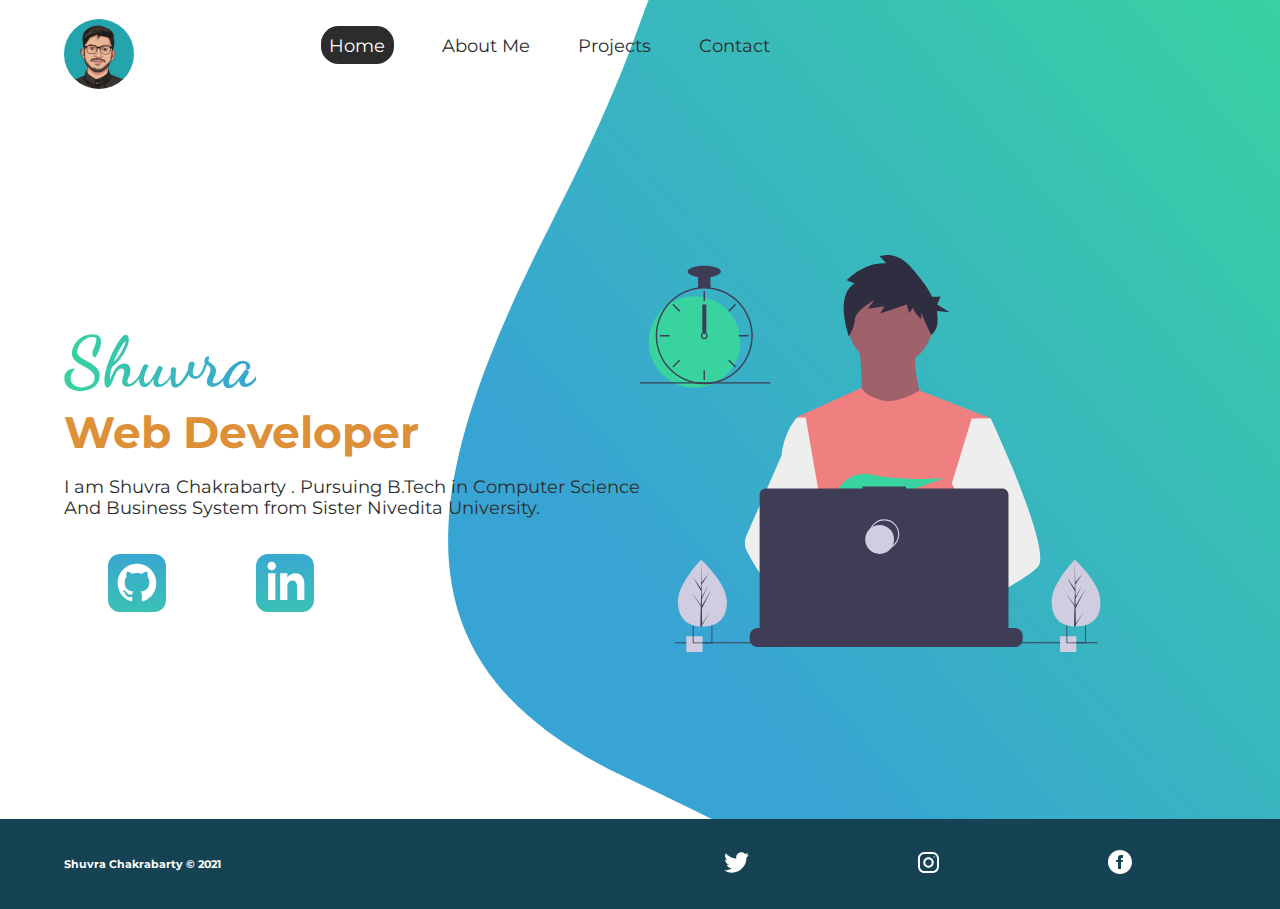
<file: index.html>
<!DOCTYPE html>
<html lang="en">
<head>
  <meta charset="UTF-8">
  <meta http-equiv="X-UA-Compatible" content="IE=edge">
  <meta name="viewport" content="width=device-width, initial-scale=1.0">
  <meta name="robots" content="index,follow" />
  <meta name="keywords" content="Shuvra Chakrabarty, Shuvra Chakrabarty Katwa, Katwa, Shuvra, Shuvro Chokroborty, Shuvra Chokrobarty">
  <meta name="author" content="Shuvra Chakrabarty">
  <meta name="description" content="Shuvra Chakrabarty is Computer Sicence Engineering student.He Pursuing His B.Tech in Computer Science And Business System from Sister Nivedita University"/>
  <link rel="stylesheet" href="./styles/style.css">
  <link href="https://fonts.googleapis.com/css2?family=Montserrat:wght@400;500&display=swap" rel="stylesheet">
  <link href="https://fonts.googleapis.com/css2?family=Dancing+Script&display=swap" rel="stylesheet">
  <link rel="icon" href="./icons/my_icon.svg">
  <title>Shuvra's Portfolio</title>
</head>
  <body>
    <header class="main-head">
      <nav>
        <div class="logo">
          <img class="my_logo" src="./icons/my_icon.svg" alt="logo">
        </div>
        <ul>
          <li><a class="active" href="./">Home</a></li>
          <li><a href="./about">About Me</a></li>
          <li><a href="./projects">Projects</a></li>
          <li><a href="./contact">Contact</a></li>
        </ul>
      </nav>
    </header>
    <section class="intro">
      <div class="intro-text">
        <h2 class="shuvra">Shuvra</h2>
        <h3 class="webdev">Web Developer</h3>
        <p>I am Shuvra Chakrabarty . Pursuing B.Tech in Computer Science And Business System from Sister Nivedita University.</p>
        <div class="intro-social">
          <a href="https://github.com/shuvra-matrix"><img class="social-icon" src="./icons/github.svg" alt="github link"></a>
          <a href="https://www.linkedin.com/in/shuvra-chakrabarty-88a373217"><img class="social-icon" src="./icons/linked-in.svg" alt="linkden link"></a>
        </div>
      </div>
      <div class="intro-images">
        <svg
          width="799"
          height="690"
          viewBox="0 0 799 690"
          fill="none"
          xmlns="http://www.w3.org/2000/svg"
        >
          <g id="undraw_dev_productivity_umsq (1) 1" clip-path="url(#clip0)">
            <path
              id="Vector"
              d="M516.92 624.636C516.92 624.636 512.16 626.266 504.42 628.576C487.31 633.706 455.65 642.216 428.82 643.916C405.72 645.396 386.2 641.836 382.63 626.766C381.1 620.286 383.27 614.956 388 610.576C402.12 597.486 439 592.796 468.25 591.186C476.51 590.736 484.15 590.526 490.51 590.446C501.31 590.306 508.39 590.526 508.39 590.526L508.56 591.186L516.92 624.636Z"
              fill="#A0616A"
            />
            <path
              id="Vector_2"
              d="M436.99 672.586C418.61 695.346 342.73 647.666 316.19 629.886C310.41 626.016 306.97 623.566 306.97 623.566L331.25 591.186L338.94 580.936C338.94 580.936 345.82 584.586 355.99 590.526C356.36 590.746 356.73 590.966 357.11 591.186C365.88 596.336 376.89 603.066 388 610.576C403.33 620.946 418.83 632.776 428.82 643.916C438.59 654.806 443.08 665.036 436.99 672.586Z"
              fill="#A0616A"
            />
            <g id="me">
              <path
                id="Vector_3"
                d="M434.672 191.952C475.283 191.607 507.926 158.406 507.582 117.795C507.237 77.1832 474.036 44.5403 433.425 44.8847C392.813 45.2291 360.17 78.4303 360.515 119.042C360.859 159.653 394.06 192.296 434.672 191.952Z"
                fill="#A0616A"
              />
              <path
                id="Vector_4"
                d="M379.477 155.65C379.477 155.65 394.216 259.972 373.002 271.875C351.787 283.779 499.929 283.588 499.929 283.588C499.929 283.588 466.124 193.284 480.809 165.449L379.477 155.65Z"
                fill="#A0616A"
              />
              <path
                id="Vector_5"
                d="M608.101 283.199L596.257 339.402L571.214 458.308L570.49 464.815L562.138 540.138L556.582 590.177L552.857 623.79C528.584 636.526 510.988 645.326 510.988 645.326C510.988 645.326 509.404 637.719 506.871 627.99C489.805 633.265 458.218 642.043 431.404 643.97C441.266 654.777 445.842 664.969 439.817 672.57C421.63 695.485 345.349 648.45 318.659 630.896C318.077 635.158 317.879 639.464 318.068 643.762L297.626 628.314L299.331 592.359L302.206 531.522L305.819 455.229C304.448 451.975 303.294 448.634 302.364 445.228C295.956 423.161 288.032 379.057 281.928 342.067C277.016 312.298 273.302 287.138 272.517 281.785C272.411 281.086 272.358 280.726 272.358 280.726L384.363 230.094C392.509 248.556 429.865 253.809 429.865 253.809C460.756 251.417 484.847 234.913 484.847 234.913L608.101 283.199Z"
                fill="white"
              />
              <path
                id="Vector_6"
                d="M372.285 49.3811L358.49 43.9934C358.49 43.9934 386.969 12.1 426.99 14.513L415.635 2.22366C415.635 2.22366 443.04 -9.01799 468.283 19.6674C481.553 34.7467 496.908 52.4737 506.557 72.5077L521.281 72.3829L515.251 85.9663L536.874 99.3152L514.777 97.0719C516.155 104.471 516.421 112.034 515.566 119.511C514.683 126.991 510.928 133.835 505.094 138.598V138.598C505.094 138.598 487.743 103.449 487.696 97.9443L487.813 111.705C487.813 111.705 473.959 99.4371 473.889 91.1807L466.471 100.877L462.593 85.7717L416.475 101.301L423.87 88.8526L395.157 93.2246L406.278 77.9923C406.278 77.9923 373.932 96.1568 372.811 111.304C371.689 126.452 362.299 140.875 362.299 140.875C362.299 140.875 336.213 70.3294 372.285 49.3811Z"
                fill="#2F2E41"
              />
              <path
                id="Vector_7"
                d="M690.215 540.422C682.794 548.605 664.338 560.992 641.951 574.422C633.623 579.413 624.757 584.559 615.71 589.676C594.122 601.889 571.514 614.001 552.857 623.79C528.584 636.526 510.988 645.326 510.988 645.326C510.988 645.326 509.403 637.719 506.871 627.99C503.48 614.968 498.397 598.141 493.184 590.715C493.002 590.456 492.82 590.218 492.638 589.979C491.121 588.022 489.601 586.885 488.112 586.897L562.138 540.138L594.127 519.926L570.489 464.814L540.842 395.683L557.908 339.727L575.062 283.479L608.101 283.199C608.101 283.199 619.243 306.985 633.514 340.166C635.647 345.128 637.851 350.299 640.096 355.64C669.469 425.394 706.176 522.836 690.215 540.422Z"
                fill="#EEEEEE"
              />
              <path
                id="Vector_8"
                d="M358.123 591.2C355.41 591.212 352.702 591.456 350.029 591.928C327.074 596.073 320.47 616.94 318.659 630.896C318.077 635.158 317.879 639.464 318.068 643.761L297.626 628.314L290.178 622.687C272.316 616.628 256.353 605.733 242.483 592.84C230.449 581.456 219.634 568.849 210.213 555.223C200.831 541.793 192.448 527.692 185.134 513.034C183.094 508.943 181.977 504.454 181.864 499.884C181.751 495.314 182.644 490.775 184.48 486.588L209.154 430.327L245.218 348.098C245.471 346.146 245.752 344.237 246.059 342.371C252.995 300.511 272.367 281.786 272.367 281.786L287.286 281.659L297.778 341.932L310.813 416.815L302.364 445.227L282.839 510.845L302.205 531.522L358.123 591.2Z"
                fill="#EEEEEE"
              />
            </g>
            <path
              id="Vector_9"
              d="M372.877 415.806L385.631 430.686C390.37 429.783 395.319 428.721 400.416 427.529L396.752 415.806L405.71 426.256C459.707 412.975 526.637 387.155 526.637 387.155C526.637 387.155 454.379 392.453 400.428 380.666C376.558 375.451 351.998 387.284 342.202 409.668C336.508 422.679 337.403 433.951 357.596 433.951C364.419 433.835 371.223 433.195 377.949 432.037L372.877 415.806Z"
              fill="#38D39F"
            />
            <path
              id="Vector_10"
              d="M663.65 660.386V666.456C663.654 668.122 663.345 669.774 662.74 671.326C662.472 672.018 662.147 672.687 661.77 673.326C660.578 675.326 658.887 676.983 656.862 678.133C654.838 679.283 652.549 679.887 650.22 679.886H203.67C201.342 679.887 199.053 679.283 197.028 678.133C195.003 676.983 193.312 675.326 192.12 673.326C191.743 672.687 191.419 672.018 191.15 671.326C190.546 669.774 190.237 668.122 190.24 666.456V660.386C190.24 658.622 190.587 656.876 191.262 655.246C191.936 653.616 192.926 652.136 194.173 650.888C195.42 649.641 196.901 648.652 198.53 647.977C200.16 647.302 201.906 646.955 203.67 646.956H229.41V644.126C229.41 644.052 229.425 643.979 229.453 643.911C229.481 643.843 229.522 643.782 229.574 643.73C229.626 643.678 229.688 643.636 229.756 643.608C229.824 643.58 229.897 643.566 229.97 643.566H243.4C243.474 643.566 243.547 643.58 243.615 643.608C243.683 643.636 243.745 643.678 243.797 643.73C243.849 643.782 243.89 643.843 243.918 643.911C243.946 643.979 243.96 644.052 243.96 644.126V646.956H252.35V644.126C252.35 644.052 252.365 643.979 252.393 643.911C252.421 643.843 252.462 643.782 252.514 643.73C252.566 643.678 252.628 643.636 252.696 643.608C252.764 643.58 252.837 643.566 252.91 643.566H266.34C266.414 643.566 266.487 643.58 266.555 643.608C266.623 643.636 266.684 643.678 266.736 643.73C266.789 643.782 266.83 643.843 266.858 643.911C266.886 643.979 266.9 644.052 266.9 644.126V646.956H275.3V644.126C275.3 644.052 275.315 643.979 275.343 643.911C275.371 643.843 275.412 643.782 275.464 643.73C275.516 643.678 275.578 643.636 275.646 643.608C275.714 643.58 275.787 643.566 275.86 643.566H289.29C289.364 643.566 289.437 643.58 289.505 643.608C289.573 643.636 289.634 643.678 289.686 643.73C289.739 643.782 289.78 643.843 289.808 643.911C289.836 643.979 289.85 644.052 289.85 644.126V646.956H298.24V644.126C298.24 644.052 298.255 643.979 298.283 643.911C298.311 643.843 298.352 643.782 298.404 643.73C298.456 643.678 298.518 643.636 298.586 643.608C298.654 643.58 298.727 643.566 298.8 643.566H312.23C312.304 643.566 312.377 643.58 312.445 643.608C312.513 643.636 312.574 643.678 312.626 643.73C312.678 643.782 312.72 643.843 312.748 643.911C312.776 643.979 312.79 644.052 312.79 644.126V646.956H321.18V644.126C321.18 644.052 321.194 643.979 321.223 643.911C321.251 643.843 321.292 643.782 321.344 643.73C321.396 643.678 321.458 643.636 321.526 643.608C321.594 643.58 321.667 643.566 321.74 643.566H335.17C335.244 643.566 335.317 643.58 335.385 643.608C335.453 643.636 335.514 643.678 335.566 643.73C335.618 643.782 335.66 643.843 335.688 643.911C335.716 643.979 335.73 644.052 335.73 644.126V646.956H344.13V644.126C344.13 644.052 344.145 643.979 344.173 643.911C344.201 643.843 344.242 643.782 344.294 643.73C344.346 643.678 344.408 643.636 344.476 643.608C344.544 643.58 344.617 643.566 344.69 643.566H358.12C358.194 643.566 358.267 643.58 358.335 643.608C358.403 643.636 358.464 643.678 358.516 643.73C358.569 643.782 358.61 643.843 358.638 643.911C358.666 643.979 358.68 644.052 358.68 644.126V646.956H367.07V644.126C367.07 644.052 367.085 643.979 367.113 643.911C367.141 643.843 367.182 643.782 367.234 643.73C367.286 643.678 367.348 643.636 367.416 643.608C367.484 643.58 367.557 643.566 367.63 643.566H472.83C472.904 643.566 472.977 643.58 473.045 643.608C473.113 643.636 473.174 643.678 473.227 643.73C473.279 643.782 473.32 643.843 473.348 643.911C473.376 643.979 473.39 644.052 473.39 644.126V646.956H481.79V644.126C481.79 644.052 481.804 643.979 481.833 643.911C481.861 643.843 481.902 643.782 481.954 643.73C482.006 643.678 482.068 643.636 482.136 643.608C482.204 643.58 482.277 643.566 482.35 643.566H495.78C495.928 643.567 496.07 643.627 496.175 643.732C496.279 643.836 496.339 643.978 496.34 644.126V646.956H504.73V644.126C504.73 644.052 504.745 643.979 504.773 643.911C504.801 643.843 504.842 643.782 504.894 643.73C504.946 643.678 505.008 643.636 505.076 643.608C505.144 643.58 505.217 643.566 505.29 643.566H518.72C518.794 643.566 518.867 643.58 518.935 643.608C519.003 643.636 519.065 643.678 519.117 643.73C519.169 643.782 519.21 643.843 519.238 643.911C519.266 643.979 519.28 644.052 519.28 644.126V646.956H527.67V644.126C527.67 644.052 527.685 643.979 527.713 643.911C527.741 643.843 527.782 643.782 527.834 643.73C527.886 643.678 527.948 643.636 528.016 643.608C528.084 643.58 528.157 643.566 528.23 643.566H541.66C541.734 643.566 541.807 643.58 541.875 643.608C541.943 643.636 542.005 643.678 542.057 643.73C542.109 643.782 542.15 643.843 542.178 643.911C542.206 643.979 542.22 644.052 542.22 644.126V646.956H550.62V644.126C550.62 644.052 550.635 643.979 550.663 643.911C550.691 643.843 550.732 643.782 550.784 643.73C550.836 643.678 550.898 643.636 550.966 643.608C551.034 643.58 551.107 643.566 551.18 643.566H564.61C564.757 643.568 564.898 643.628 565.001 643.733C565.104 643.837 565.161 643.979 565.16 644.126V646.956H573.56V644.126C573.56 644.052 573.575 643.979 573.603 643.911C573.631 643.843 573.672 643.782 573.724 643.73C573.776 643.678 573.838 643.636 573.906 643.608C573.974 643.58 574.047 643.566 574.12 643.566H587.55C587.624 643.566 587.697 643.58 587.765 643.608C587.833 643.636 587.895 643.678 587.947 643.73C587.999 643.782 588.04 643.843 588.068 643.911C588.096 643.979 588.11 644.052 588.11 644.126V646.956H596.5V644.126C596.5 644.052 596.515 643.979 596.543 643.911C596.571 643.843 596.612 643.782 596.664 643.73C596.716 643.678 596.778 643.636 596.846 643.608C596.914 643.58 596.987 643.566 597.06 643.566H610.49C610.564 643.566 610.637 643.58 610.705 643.608C610.773 643.636 610.835 643.678 610.887 643.73C610.939 643.782 610.98 643.843 611.008 643.911C611.036 643.979 611.05 644.052 611.05 644.126V646.956H650.22C651.984 646.955 653.731 647.302 655.36 647.977C656.99 648.652 658.471 649.641 659.718 650.888C660.965 652.136 661.954 653.616 662.629 655.246C663.304 656.876 663.651 658.622 663.65 660.386Z"
              fill="#3F3D56"
            />
            <path
              id="Vector_11"
              d="M793.5 671.326H60.5V673.326H793.5V671.326Z"
              fill="#3F3D56"
            />
            <path
              id="Vector_12"
              d="M627.694 404.757H461.251V401.326H385.78V404.757H218.651C215.665 404.757 212.801 405.943 210.69 408.054C208.578 410.166 207.392 413.029 207.392 416.015V643.927C207.392 646.913 208.578 649.776 210.69 651.888C212.801 653.999 215.665 655.185 218.651 655.185H627.694C630.68 655.185 633.544 653.999 635.655 651.888C637.767 649.776 638.953 646.913 638.953 643.927V416.015C638.953 414.537 638.662 413.073 638.096 411.707C637.53 410.341 636.701 409.1 635.655 408.054C634.61 407.009 633.369 406.18 632.003 405.614C630.637 405.048 629.173 404.757 627.694 404.757Z"
              fill="#3F3D56"
            />
            <path
              id="Vector_13"
              d="M423.5 509.326C437.307 509.326 448.5 498.133 448.5 484.326C448.5 470.519 437.307 459.326 423.5 459.326C409.693 459.326 398.5 470.519 398.5 484.326C398.5 498.133 409.693 509.326 423.5 509.326Z"
              stroke="#D0CDE1"
              stroke-width="2"
              stroke-miterlimit="10"
            />
            <path
              id="Vector_14"
              d="M415.5 518.326C429.307 518.326 440.5 507.133 440.5 493.326C440.5 479.519 429.307 468.326 415.5 468.326C401.693 468.326 390.5 479.519 390.5 493.326C390.5 507.133 401.693 518.326 415.5 518.326Z"
              fill="#D0CDE1"
            />
            <path
              id="Vector_15"
              d="M108.446 661.223H80.4463V689.223H108.446V661.223Z"
              fill="#D0CDE1"
            />
            <path
              id="Vector_16"
              d="M91.4502 639.223V673.223H125.45V639.223H91.4502ZM123.97 671.743H92.9202V640.703H123.97V671.743Z"
              fill="#3F3D56"
            />
            <path
              id="Vector_17"
              d="M756.446 661.223H728.446V689.223H756.446V661.223Z"
              fill="#D0CDE1"
            />
            <path
              id="Vector_18"
              d="M739.45 639.223V673.223H773.45V639.223H739.45ZM771.97 671.743H740.92V640.703H771.97V671.743Z"
              fill="#3F3D56"
            />
            <path
              id="Vector_19"
              d="M94.5802 230.113C138.399 230.113 173.921 194.592 173.921 150.773C173.921 106.955 138.399 71.4326 94.5802 71.4326C50.7617 71.4326 15.2397 106.955 15.2397 150.773C15.2397 194.592 50.7617 230.113 94.5802 230.113Z"
              fill="#38D39F"
            />
            <path
              id="Vector_20"
              d="M122.229 56.4899C115.045 55.5763 107.774 55.5763 100.59 56.4899C84.586 58.5913 69.5203 65.2398 57.181 75.6465C44.8417 86.0532 35.7467 99.7813 30.9754 115.202C28.8053 122.229 27.5764 129.514 27.3208 136.864C27.2848 137.886 27.2607 138.92 27.2607 139.954C27.283 162.264 36.1559 183.655 51.932 199.431C67.7082 215.207 89.0989 224.08 111.41 224.103C113.201 224.103 114.992 224.042 116.759 223.934C120.907 223.674 125.03 223.103 129.093 222.227C148.495 218.055 165.798 207.161 177.947 191.468C190.095 175.776 196.308 156.295 195.487 136.467C194.665 116.638 186.863 97.738 173.459 83.1039C160.054 68.4698 141.909 59.0435 122.229 56.4899H122.229ZM137.748 217.347H137.736C130.959 219.659 123.905 221.062 116.759 221.518C114.992 221.638 113.201 221.698 111.41 221.698C89.7377 221.672 68.961 213.051 53.6367 197.727C38.3123 182.402 29.6914 161.626 29.6649 139.954C29.6649 138.92 29.689 137.886 29.725 136.864C30.5514 115.744 39.5156 95.7617 54.7411 81.1008C69.9666 66.44 90.273 58.237 111.41 58.2089C130.776 58.21 149.513 65.0865 164.283 77.6131C179.052 90.1398 188.895 107.503 192.057 126.61C195.219 145.716 191.496 165.325 181.55 181.942C171.604 198.559 156.081 211.106 137.748 217.347H137.748Z"
              fill="#3F3D56"
            />
            <path
              id="Vector_21"
              d="M112.612 63.0176H110.208V79.8474H112.612V63.0176Z"
              fill="#3F3D56"
            />
            <path
              id="Vector_22"
              d="M57.8578 84.7018L56.1577 86.4019L68.0582 98.3023L69.7582 96.6022L57.8578 84.7018Z"
              fill="#3F3D56"
            />
            <path
              id="Vector_23"
              d="M34.4736 138.751V141.156H51.3034V138.751H34.4736Z"
              fill="#3F3D56"
            />
            <path
              id="Vector_24"
              d="M56.1578 193.506L57.8579 195.206L69.7584 183.306L68.0583 181.606L56.1578 193.506Z"
              fill="#3F3D56"
            />
            <path
              id="Vector_25"
              d="M153.062 96.6022L154.762 98.3022L166.662 86.4018L164.962 84.7017L153.062 96.6022Z"
              fill="#3F3D56"
            />
            <path
              id="Vector_26"
              d="M171.516 138.751V141.156H188.346V138.751H171.516Z"
              fill="#3F3D56"
            />
            <path
              id="Vector_27"
              d="M154.762 181.605L153.062 183.305L164.962 195.206L166.662 193.506L154.762 181.605Z"
              fill="#3F3D56"
            />
            <path
              id="Vector_28"
              d="M112.612 200.06H110.208V216.89H112.612V200.06Z"
              fill="#3F3D56"
            />
            <path
              id="Vector_29"
              d="M115.016 135.145C113.976 134.365 112.711 133.943 111.41 133.943C110.11 133.943 108.844 134.365 107.804 135.145C107.091 135.686 106.505 136.375 106.085 137.165C105.552 138.181 105.322 139.329 105.421 140.473C105.52 141.616 105.944 142.707 106.644 143.617C107.343 144.527 108.288 145.218 109.368 145.608C110.447 145.997 111.616 146.07 112.735 145.817C113.855 145.564 114.878 144.996 115.685 144.179C116.492 143.363 117.048 142.333 117.288 141.21C117.528 140.088 117.441 138.92 117.039 137.846C116.636 136.771 115.935 135.834 115.017 135.145H115.016ZM111.41 143.56C110.454 143.557 109.539 143.176 108.863 142.501C108.187 141.825 107.807 140.909 107.804 139.954C107.808 139.224 108.03 138.513 108.441 137.91C108.793 137.4 109.271 136.989 109.828 136.718C110.386 136.446 111.004 136.323 111.623 136.361C112.241 136.398 112.84 136.594 113.361 136.931C113.881 137.267 114.307 137.732 114.595 138.281C114.883 138.83 115.025 139.444 115.007 140.063C114.989 140.683 114.811 141.287 114.491 141.818C114.17 142.349 113.719 142.788 113.179 143.093C112.639 143.398 112.03 143.559 111.41 143.56V143.56Z"
              fill="#3F3D56"
            />
            <path
              id="Vector_30"
              d="M122.229 35.3687H100.591V57.007H122.229V35.3687Z"
              fill="#3F3D56"
            />
            <path
              id="Vector_31"
              d="M111.41 38.9748C127.344 38.9748 140.261 34.4 140.261 28.7567C140.261 23.1134 127.344 18.5386 111.41 18.5386C95.4757 18.5386 82.5586 23.1134 82.5586 28.7567C82.5586 34.4 95.4757 38.9748 111.41 38.9748Z"
              fill="#3F3D56"
            />
            <path id="clock-arrow" d="M115 86H108V135H115V86Z" fill="#3F3D56" />
            <path
              id="Vector_32"
              d="M226 220.44H0V222.844H226V220.44Z"
              fill="#3F3D56"
            />
            <g id="plant-left">
              <path
                id="Vector_33"
                d="M150.594 599.754C151.527 631.704 132.858 643.413 109.43 644.097C108.886 644.113 108.344 644.123 107.805 644.126C106.719 644.135 105.643 644.117 104.577 644.072C83.3891 643.193 66.6172 631.945 65.7495 602.232C64.8515 571.482 103.018 531.529 105.882 528.574L105.887 528.571C105.996 528.458 106.052 528.402 106.052 528.402C106.052 528.402 149.661 567.807 150.594 599.754Z"
                fill="#D0CDE1"
              />
              <path
                id="Vector_34"
                d="M107.744 639.255L122.626 617.124L107.774 641.636L107.805 644.126C106.719 644.135 105.643 644.117 104.577 644.072L105.315 612.06L105.295 611.813L105.322 611.766L105.393 608.741L89.0952 585.078L105.374 606.477L105.432 607.116L105.989 582.93L91.9122 558.397L106.029 578.681L105.882 528.574L105.882 528.407L105.887 528.571L106.821 568.062L119.651 552.021L106.863 571.464L107.143 593.098L118.949 571.984L107.187 596.279L107.343 608.308L124.512 578.897L107.395 612.505L107.744 639.255Z"
                fill="#3F3D56"
              />
            </g>
            <g id="plant-right">
              <path
                id="Vector_35"
                d="M798.594 599.754C799.527 631.704 780.858 643.413 757.43 644.097C756.886 644.113 756.344 644.123 755.805 644.126C754.719 644.135 753.643 644.117 752.577 644.072C731.389 643.193 714.617 631.945 713.749 602.232C712.851 571.482 751.018 531.529 753.882 528.574L753.887 528.571C753.996 528.458 754.052 528.402 754.052 528.402C754.052 528.402 797.661 567.807 798.594 599.754Z"
                fill="#D0CDE1"
              />
              <path
                id="Vector_36"
                d="M755.744 639.255L770.626 617.124L755.774 641.636L755.805 644.126C754.719 644.135 753.643 644.117 752.577 644.072L753.315 612.06L753.295 611.813L753.323 611.766L753.393 608.741L737.095 585.078L753.374 606.477L753.432 607.116L753.989 582.93L739.912 558.397L754.029 578.681L753.882 528.574L753.882 528.407L753.887 528.571L754.821 568.062L767.651 552.021L754.864 571.464L755.143 593.098L766.949 571.984L755.187 596.279L755.343 608.308L772.512 578.897L755.395 612.505L755.744 639.255Z"
                fill="#3F3D56"
              />
            </g>
          </g>
          <defs>
            <clipPath id="clip0">
              <rect width="798.627" height="689.223" fill="white" />
            </clipPath>
          </defs>
        </svg>
        <img class="splash" src="./img/splash.svg" alt="">
      </div>
    </section>
    <footer>
        <h4>Shuvra Chakrabarty &copy; 2021</h4>
        <ul>
           <li><a href="https://twitter.com/shuvra89?s=09"><img src="./icons/twitter 1.svg" alt=""></a></li>
            <li><a href="https://www.instagram.com/ishuvrac?r=nametag"><img src="./icons/instagram 1.svg" alt=""></a></li>
            <li><a href="https://www.facebook.com/shuvra.chakraborty.79"><img src="./icons/iconmonstr-facebook-4.svg" alt=""></a></li>
        </ul>
    </footer>  
  </body>
</html>
</file>
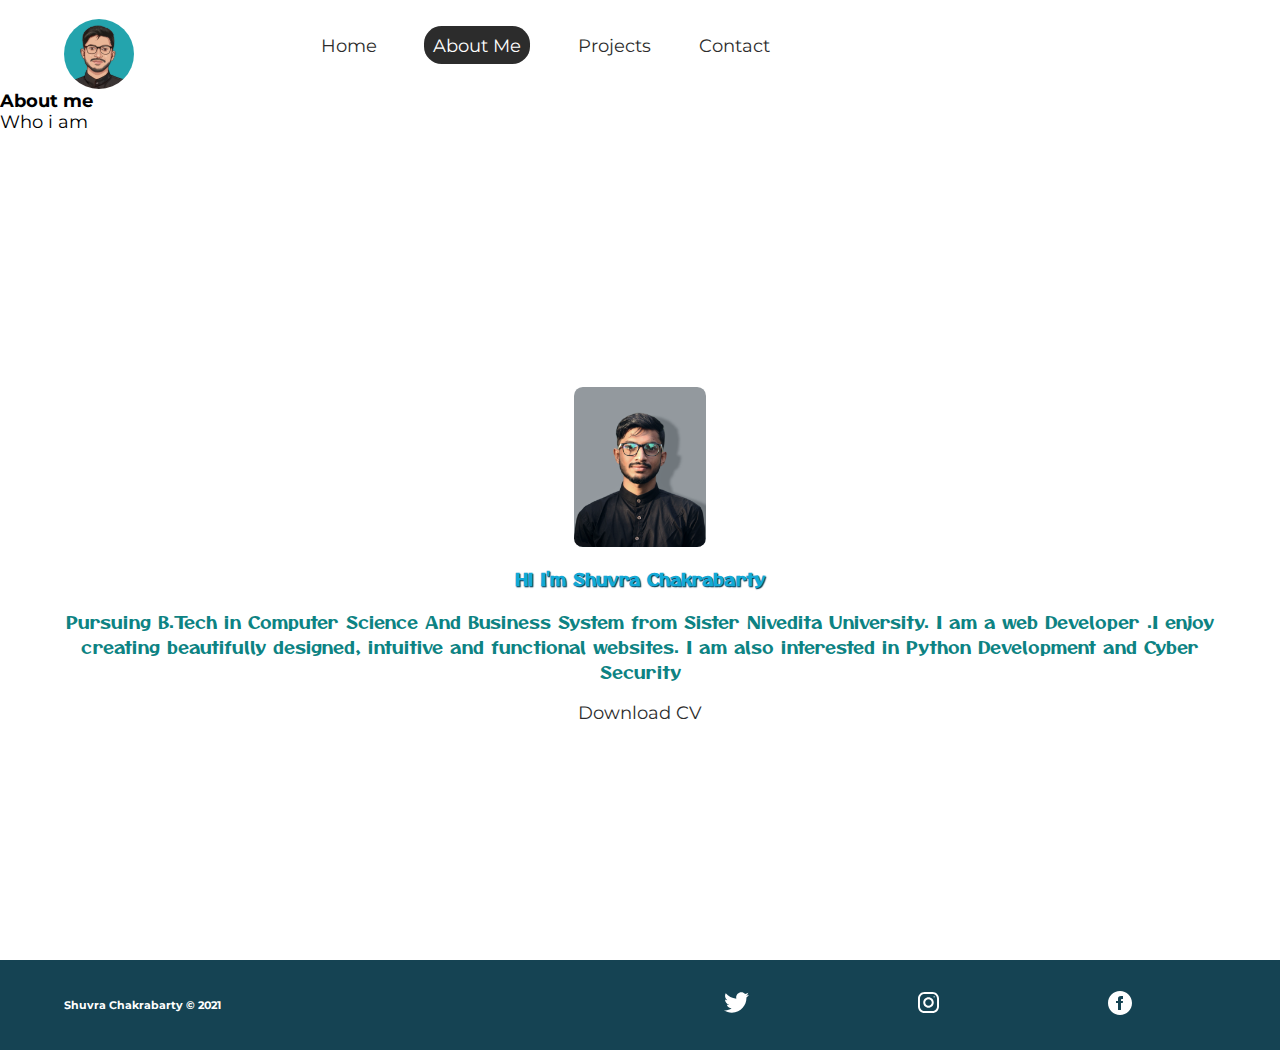
<file: about/index.html>
<!DOCTYPE html>
<html lang="en">
<head>
  <meta charset="UTF-8">
  <meta http-equiv="X-UA-Compatible" content="IE=edge">
  <meta name="viewport" content="width=device-width, initial-scale=1.0">
  <link rel="stylesheet" href="../styles/style.css">
  <link href="https://fonts.googleapis.com/css2?family=Montserrat:wght@400;500&display=swap" rel="stylesheet">
  <link href="https://fonts.googleapis.com/css2?family=Otomanopee+One&display=swap" rel="stylesheet">
  <link rel="icon" href="../icons/my_icon.svg">
  <title>Shuvra's Portofolio</title>
</head>
  <body">
    <header class="main-head">
      <nav>
        <div class="logo">
          <img class="my_logo" src="../icons/my_icon.svg" alt="logo">
          <h1></h1>
        </div>
        <ul>
          <li><a  href="../">Home</a></li>
          <li><a class="active" href="./">About Me</a></li>
          <li><a  href="../projects">Projects</a></li>
          <li><a  href="../contact">Contact</a></li>
        </ul>
      </nav>
    </header>
      <div class="about_title">
      <h1 class="about-h1">About me</h1>
      <p class="about-p">Who i am</p>
    </div>
    <section class="about">
    <div class=head_image>
        <img id="my_images" src="../img/mydp.png" alt="myimage">
    </div>
    <div class="about-text">
        <h3 id="text_h3">Hi I'm Shuvra Chakrabarty</h3>
        <p id="text_p">Pursuing B.Tech in Computer Science And Business System from Sister Nivedita University. I am a web Developer .I enjoy creating beautifully designed, intuitive and functional websites. I am also interested in Python Development and Cyber Security<br></p>
        <a class="cv" href="../SHUVRA_CHAKRABARTY's_Resume.pdf">Download CV</a>
            </div>
        </section>
    <footer>
        <h4>Shuvra Chakrabarty &copy; 2021</h4>
        <ul>
            <li><a href="https://twitter.com/shuvra89?s=09"><img src="../icons/twitter 1.svg" alt=""></a></li>
            <li><a href="https://www.instagram.com/ishuvrac?r=nametag"><img src="../icons/instagram 1.svg" alt=""></a></li>
            <li><a href="https://www.facebook.com/shuvra.chakraborty.79"><img src="../icons/iconmonstr-facebook-4.svg" alt=""></a></li>
        </ul>
    </footer>
  </body>
</html>
</file>
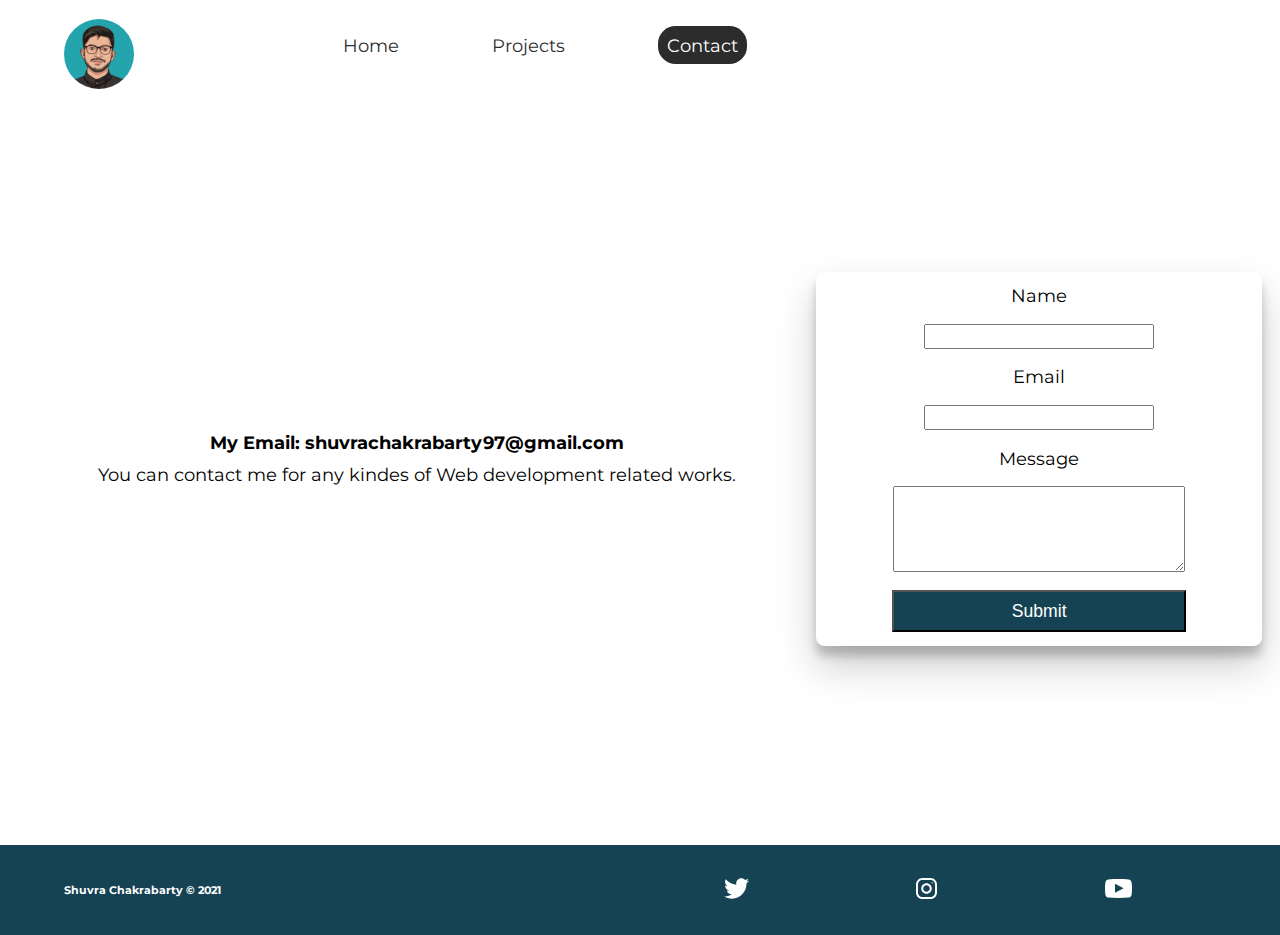
<file: contact/index.html>
<!DOCTYPE html>
<html lang="en">
<head>
  <meta charset="UTF-8">
  <meta http-equiv="X-UA-Compatible" content="IE=edge">
  <meta name="viewport" content="width=device-width, initial-scale=1.0">
  <link rel="stylesheet" href="../styles/style.css">
  <link href="https://fonts.googleapis.com/css2?family=Montserrat:wght@400;500&display=swap" rel="stylesheet">
  <link rel="icon" href="../icons/my_icon.svg">
  <title>Shuvra's Portofolio</title>
</head>
  <body style="overflow: auto;">
    <header class="main-head">
      <nav>
        <div class="logo">
          <img class="my_logo" src="../icons/my_icon.svg" alt="logo">
          <h1></h1>
        </div>
        <ul>
          <li><a  href="../">Home</a></li>
          <li><a  href="../projects">Projects</a></li>
          <li><a class="active" href="./">Contact</a></li>
        </ul>
      </nav>
    </header>
    <section class="froms">
        <div class="text-div">
            <h3>My Email: shuvrachakrabarty97@gmail.com</h3>
            <br>
            <p>You can contact me for any kindes of Web development related works. </p>
        </div>
        <div class="from-div">
        <form action="">
            <label for="name">Name</label>
            <input id="name" type="text" name="name" required>
            <label for="email">Email</label>
            <input type="email" name="email" id="email" required>
            <label for="message">Message</label>
            <textarea name="message" id="message" cols="25" rows="4"></textarea>
            <button type="submit">Submit</button>
        </form>
        </div>
    </section>
    <footer>
        <h4>Shuvra Chakrabarty &copy; 2021</h4>
        <ul>
            <li><a href="#"><img src="../icons/twitter 1.svg" alt=""></a></li>
            <li><a href="#"><img src="../icons/instagram 1.svg" alt=""></a></li>
            <li><a href="#"><img src="../icons/youtube-symbol 1.svg" alt=""></a></li>
        </ul>
    </footer>
  </body>
</html>
</file>
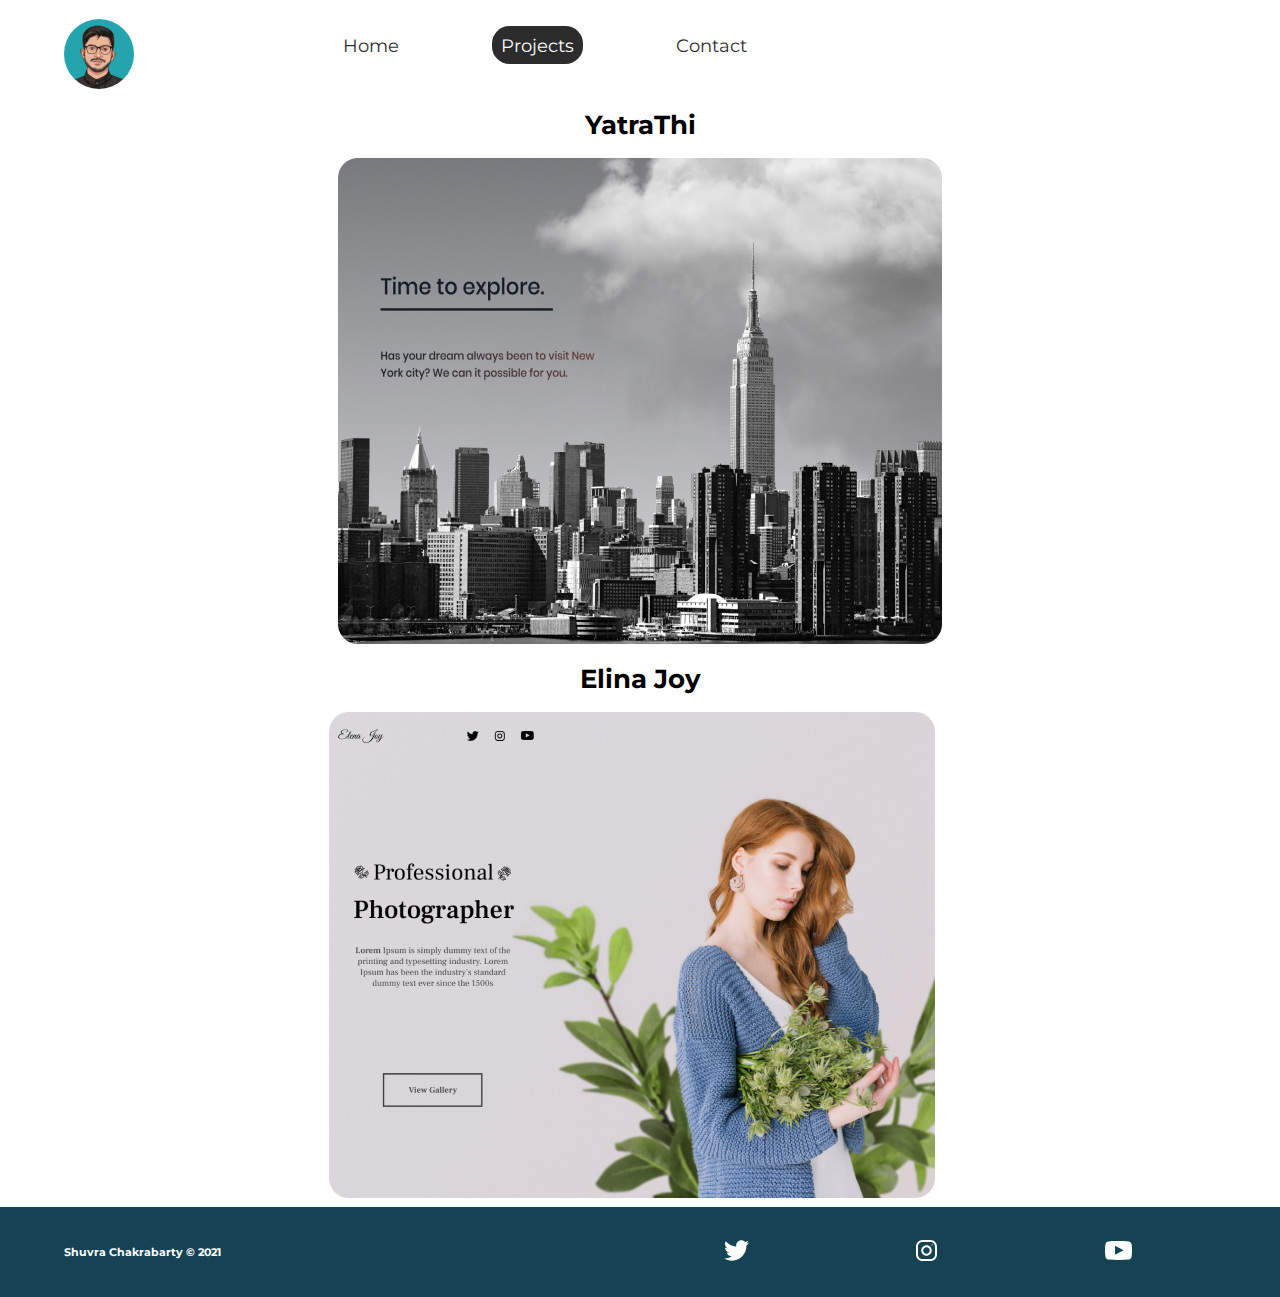
<file: projects/index.html>
<!DOCTYPE html>
<html lang="en">
<head>
  <meta charset="UTF-8">
  <meta http-equiv="X-UA-Compatible" content="IE=edge">
  <meta name="viewport" content="width=device-width, initial-scale=1.0">
  <link rel="stylesheet" href="../styles/style.css">
  <link href="https://fonts.googleapis.com/css2?family=Montserrat:wght@400;500&display=swap" rel="stylesheet">
  <link rel="icon" href="../icons/my_icon.svg">
  <title>Shuvra's Portofolio</title>
</head>
  <body style="overflow: auto;">
    <header class="main-head">
      <nav>
        <div class="logo">
           <img class="my_logo" src="../icons/my_icon.svg" alt="logo">
          <h1></h1>
        </div>
        <ul>
          <li><a  href="../">Home</a></li>
          <li><a class="active" href="./">Projects</a></li>
          <li><a href="../contact">Contact</a></li>
        </ul>
      </nav>
    </header>
    <section class="projects">
        <div class="travelly">
            <h2>YatraThi</h2>
            <img src="../img/travelly.jpg" alt="">
        </div>
         <div class="elina">
            <h2>Elina Joy</h2>
            <img src="../img/elena-joy.jpg" alt="">
        </div>
    </section>
    <footer>
        <h4>Shuvra Chakrabarty &copy; 2021</h4>
        <ul>
            <li><a href="#"><img src="../icons/twitter 1.svg" alt=""></a></li>
            <li><a href="#"><img src="../icons/instagram 1.svg" alt=""></a></li>
            <li><a href="#"><img src="../icons/youtube-symbol 1.svg" alt=""></a></li>
        </ul>
  </footer>
  </body>
</html>
</file>
<file: styles/style.css>
* {
  margin: 0;
  padding: 0;
  -webkit-box-sizing: border-box;
          box-sizing: border-box;
}

html {
  font-size: 55%;
}

body {
  font-family: 'Montserrat', sans-serif;
}

h1 {
  font-size: 2rem;
}

li,
button,
label,
input,
a,
p {
  font-size: 2rem;
}

h2 {
  font-size: 3rem;
}

h3 {
  font-size: 2rem;
}

h4,
h5 {
  font-size: 1.3rem;
}

ul {
  list-style: none;
}

a {
  text-decoration: none;
  color: #2c2c2c;
}

.main-head {
  width: 95%;
  margin: 0 0 0 auto;
}

.my_logo {
  width: 8rem;
  border-radius: 12rem;
  margin-top: 2rem;
}

.shuvra {
  font-family: 'Dancing Script', cursive;
}

nav {
  display: -webkit-box;
  display: -ms-flexbox;
  display: flex;
  -webkit-box-pack: justify;
      -ms-flex-pack: justify;
          justify-content: space-between;
  -webkit-box-align: center;
      -ms-flex-align: center;
          align-items: center;
  -webkit-box-orient: horizontal;
  -webkit-box-direction: normal;
      -ms-flex-direction: row;
          flex-direction: row;
  min-height: 10vh;
  width: 60%;
  -ms-flex-wrap: wrap;
      flex-wrap: wrap;
}

nav .logo {
  display: -webkit-box;
  display: -ms-flexbox;
  display: flex;
  -webkit-box-pack: start;
      -ms-flex-pack: start;
          justify-content: flex-start;
  -webkit-box-align: center;
      -ms-flex-align: center;
          align-items: center;
  -webkit-box-orient: horizontal;
  -webkit-box-direction: normal;
      -ms-flex-direction: row;
          flex-direction: row;
  -webkit-box-flex: 1;
      -ms-flex: 1 1 10rem;
          flex: 1 1 10rem;
}

nav .logo h1 {
  margin: 2rem;
}

nav ul {
  display: -webkit-box;
  display: -ms-flexbox;
  display: flex;
  -ms-flex-pack: distribute;
      justify-content: space-around;
  -webkit-box-align: center;
      -ms-flex-align: center;
          align-items: center;
  -webkit-box-orient: horizontal;
  -webkit-box-direction: normal;
      -ms-flex-direction: row;
          flex-direction: row;
  -webkit-box-flex: 1;
      -ms-flex: 1 1 40rem;
          flex: 1 1 40rem;
}

.webdev {
  color: #dd9037;
}

.intro {
  min-height: 81vh;
  width: 90%;
  margin: auto;
  display: -webkit-box;
  display: -ms-flexbox;
  display: flex;
  -webkit-box-pack: justify;
      -ms-flex-pack: justify;
          justify-content: space-between;
  -webkit-box-align: center;
      -ms-flex-align: center;
          align-items: center;
  -webkit-box-orient: horizontal;
  -webkit-box-direction: normal;
      -ms-flex-direction: row;
          flex-direction: row;
  -ms-flex-wrap: wrap;
      flex-wrap: wrap;
}

.intro h2 {
  font-size: 8rem;
  padding-top: 3rem;
  background: -webkit-gradient(linear, left top, right top, from(#38d39f), to(#38a4d3));
  background: linear-gradient(left, #38d39f, #38a4d3);
  -webkit-text-fill-color: transparent;
  -webkit-background-clip: text;
  display: inline-block;
}

.intro h3 {
  font-size: 5rem;
  padding-top: 3rem 0rem;
}

.intro p {
  font-size: 2rem;
  padding-top: 2rem;
  color: #2c2c2c;
}

.splash {
  position: absolute;
  top: 0%;
  right: 0%;
  height: 100%;
  z-index: -1;
}

.intro-social {
  margin-top: 4rem;
}

.intro-social a {
  margin: 5rem;
}

.active {
  background: #2c2c2c;
  color: white;
  padding: 1rem 1rem;
  border-radius: 2rem;
}

.intro-text, .intro-images {
  -webkit-box-flex: 1;
      -ms-flex: 1 1 40rem;
          flex: 1 1 40rem;
}

svg {
  width: 80%;
  height: 100%;
}

#plant-left {
  -webkit-animation: plants 1.5s ease infinite alternate;
          animation: plants 1.5s ease infinite alternate;
}

#plant-right {
  -webkit-animation: plants 2s ease infinite alternate;
          animation: plants 2s ease infinite alternate;
}

#me {
  -webkit-animation: me 2s ease infinite alternate;
          animation: me 2s ease infinite alternate;
  -webkit-transform-origin: bottom;
          transform-origin: bottom;
}

#clock-arrow {
  -webkit-animation: clock 2s infinite linear;
          animation: clock 2s infinite linear;
  transform-box: fill-box;
  -webkit-transform-origin: bottom;
          transform-origin: bottom;
}

@-webkit-keyframes plants {
  from {
    -webkit-transform: translateY(0%);
            transform: translateY(0%);
  }
  to {
    -webkit-transform: translateY(-30%);
            transform: translateY(-30%);
  }
}

@keyframes plants {
  from {
    -webkit-transform: translateY(0%);
            transform: translateY(0%);
  }
  to {
    -webkit-transform: translateY(-30%);
            transform: translateY(-30%);
  }
}

@-webkit-keyframes me {
  from {
    -webkit-transform: rotateZ(-4deg);
            transform: rotateZ(-4deg);
  }
  to {
    -webkit-transform: rotateZ(4deg);
            transform: rotateZ(4deg);
  }
}

@keyframes me {
  from {
    -webkit-transform: rotateZ(-4deg);
            transform: rotateZ(-4deg);
  }
  to {
    -webkit-transform: rotateZ(4deg);
            transform: rotateZ(4deg);
  }
}

@-webkit-keyframes clock {
  from {
    -webkit-transform: rotate(0deg);
            transform: rotate(0deg);
  }
  to {
    -webkit-transform: rotate(360deg);
            transform: rotate(360deg);
  }
}

@keyframes clock {
  from {
    -webkit-transform: rotate(0deg);
            transform: rotate(0deg);
  }
  to {
    -webkit-transform: rotate(360deg);
            transform: rotate(360deg);
  }
}

#Vector_5 {
  fill: lightcoral;
}

@media screen and (max-width: 900px) {
  html {
    font-size: 50%;
  }
  .splash {
    display: none;
  }
  svg {
    width: 80%;
  }
  nav {
    width: 100%;
    margin-top: 2rem;
  }
}

@media screen and (max-width: 801px) {
  nav .logo {
    margin-left: 2rem;
  }
  html {
    font-size: 43%;
  }
  svg {
    height: 100%;
    width: 100%;
  }
  #Vector_5 {
    fill: skyblue;
  }
  .social-icon {
    width: 5rem;
  }
  .travelly img,
  .elina img {
    width: 100%;
    height: 100%;
  }
}

@media screen and (max-width: 703px) {
  svg {
    width: 80%;
    margin-top: rem;
  }
  .intro-images {
    width: 70%;
    margin-left: 7rem;
  }
  html {
    font-size: 41%;
  }
  .travelly img,
  .elina img {
    width: 70%;
    height: 100%;
  }
}

@media screen and (max-width: 517px) {
  nav {
    padding-bottom: 4rem;
  }
  nav .logo {
    display: -webkit-box;
    display: -ms-flexbox;
    display: flex;
    -webkit-box-pack: center;
        -ms-flex-pack: center;
            justify-content: center;
    -webkit-box-align: center;
        -ms-flex-align: center;
            align-items: center;
    -webkit-box-orient: vertical;
    -webkit-box-direction: normal;
        -ms-flex-direction: column;
            flex-direction: column;
    -webkit-box-flex: 1;
        -ms-flex: 1 1 60rem;
            flex: 1 1 60rem;
    margin-top: 2rem;
    -ms-flex-wrap: wrap;
        flex-wrap: wrap;
    margin-right: 2rem;
  }
  nav .my_logo {
    width: 10rem;
  }
  html {
    font-size: 35%;
  }
  .intro-social {
    display: -webkit-box;
    display: -ms-flexbox;
    display: flex;
    -webkit-box-pack: center;
        -ms-flex-pack: center;
            justify-content: center;
    -webkit-box-align: center;
        -ms-flex-align: center;
            align-items: center;
    -webkit-box-orient: horizontal;
    -webkit-box-direction: normal;
        -ms-flex-direction: row;
            flex-direction: row;
  }
  svg {
    margin: 0rem 0rem 0rem 0rem;
    width: 100%;
    padding-right: 5rem;
  }
  #Vector_5 {
    fill: lightgreen;
  }
  .social-icon {
    width: 8rem;
  }
  .intro-social {
    margin: 0px auto;
  }
  ul {
    margin-right: 3rem;
    padding-top: 2rem;
  }
  .intro-text {
    display: -webkit-box;
    display: -ms-flexbox;
    display: flex;
    -webkit-box-pack: center;
        -ms-flex-pack: center;
            justify-content: center;
    -webkit-box-align: center;
        -ms-flex-align: center;
            align-items: center;
    -webkit-box-orient: vertical;
    -webkit-box-direction: normal;
        -ms-flex-direction: column;
            flex-direction: column;
  }
  h3 {
    text-align: center;
    font-size: 4rem;
  }
  p {
    text-align: center;
  }
  .travelly img,
  .elina img {
    width: 70%;
    height: 100%;
  }
  .text-div, h3 {
    font-size: 3rem;
  }
}

.projects {
  width: 90%;
  margin: auto;
  min-height: 90vh;
  display: -webkit-box;
  display: -ms-flexbox;
  display: flex;
  -webkit-box-pack: justify;
      -ms-flex-pack: justify;
          justify-content: space-between;
  -webkit-box-align: center;
      -ms-flex-align: center;
          align-items: center;
  -webkit-box-orient: vertical;
  -webkit-box-direction: normal;
      -ms-flex-direction: column;
          flex-direction: column;
  -ms-flex-wrap: wrap;
      flex-wrap: wrap;
  text-align: center;
  padding-bottom: 1rem;
}

.projects h2 {
  margin: 2rem;
}

.travelly, .elina {
  -webkit-box-flex: 1;
      -ms-flex: 1 1 40rem;
          flex: 1 1 40rem;
  display: -webkit-box;
  display: -ms-flexbox;
  display: flex;
  -webkit-box-pack: center;
      -ms-flex-pack: center;
          justify-content: center;
  -webkit-box-align: center;
      -ms-flex-align: center;
          align-items: center;
  -webkit-box-orient: vertical;
  -webkit-box-direction: normal;
      -ms-flex-direction: column;
          flex-direction: column;
}

.rtcamp {
  border-radius: 2rem;
  width: 50%;
}

.flask_url {
  width: 50rem;
  border-radius: 2rem;
}

h5 {
  width: 50%;
  font-size: 1.5rem;
  padding-bottom: 2rem;
}

.froms {
  margin-top: 3rem;
  min-height: 80vh;
  display: -webkit-box;
  display: -ms-flexbox;
  display: flex;
  -webkit-box-pack: center;
      -ms-flex-pack: center;
          justify-content: center;
  -webkit-box-align: center;
      -ms-flex-align: center;
          align-items: center;
  -webkit-box-orient: horizontal;
  -webkit-box-direction: normal;
      -ms-flex-direction: row;
          flex-direction: row;
  -ms-flex-wrap: wrap;
      flex-wrap: wrap;
  margin: 2rem;
  padding-bottom: 2rem;
}

.froms .text-div {
  -webkit-box-flex: 1;
      -ms-flex: 1 1 50rem;
          flex: 1 1 50rem;
  padding: 4rem;
  text-align: center;
}

.froms .from-div {
  -webkit-box-flex: 1;
      -ms-flex: 1 1 10rem;
          flex: 1 1 10rem;
}

.froms form {
  padding: 1.5rem 1.5rem;
  -webkit-box-shadow: 0px 10px 10px rgba(0, 0, 0, 0.2), 0px 20px 40px rgba(0, 0, 0, 0.2);
          box-shadow: 0px 10px 10px rgba(0, 0, 0, 0.2), 0px 20px 40px rgba(0, 0, 0, 0.2);
  display: -webkit-box;
  display: -ms-flexbox;
  display: flex;
  -webkit-box-pack: center;
      -ms-flex-pack: center;
          justify-content: center;
  -webkit-box-align: center;
      -ms-flex-align: center;
          align-items: center;
  -webkit-box-orient: vertical;
  -webkit-box-direction: normal;
      -ms-flex-direction: column;
          flex-direction: column;
  border-radius: 1rem;
  -ms-flex-wrap: wrap;
      flex-wrap: wrap;
  text-align: center;
}

.froms input, .froms textarea {
  margin: 2rem;
}

.froms input:focus, .froms textarea:focus {
  outline: 2px solid gray;
}

.froms textarea {
  font-family: 'Montserrat', sans-serif;
  font-size: 2rem;
}

.froms button {
  width: 70%;
  padding: 1rem;
  background: #154353;
  color: white;
}

.froms button:focus {
  background: -webkit-gradient(linear, left top, right top, from(#38d39f), to(#38a4d3));
  background: linear-gradient(left, #38d39f, #38a4d3);
}

.froms .text-div {
  width: 90%;
  margin: auto;
}

.about {
  min-height: 90vh;
  width: 90%;
  margin: auto;
  margin-top: 2rem;
  display: -webkit-box;
  display: -ms-flexbox;
  display: flex;
  -webkit-box-pack: center;
      -ms-flex-pack: center;
          justify-content: center;
  -webkit-box-align: center;
      -ms-flex-align: center;
          align-items: center;
  -webkit-box-orient: vertical;
  -webkit-box-direction: normal;
      -ms-flex-direction: column;
          flex-direction: column;
}

.about .about-text {
  display: -webkit-box;
  display: -ms-flexbox;
  display: flex;
  -webkit-box-pack: center;
      -ms-flex-pack: center;
          justify-content: center;
  -webkit-box-align: center;
      -ms-flex-align: center;
          align-items: center;
  -webkit-box-orient: vertical;
  -webkit-box-direction: normal;
      -ms-flex-direction: column;
          flex-direction: column;
  text-align: center;
}

.about #text_h3 {
  color: #13a9d6;
  text-shadow: 1px 1px 1px #043953;
  margin: 2rem;
  font-family: 'Otomanopee One', sans-serif;
}

.about #text_p {
  margin-bottom: 2rem;
  font-size: 2rem;
  font-family: 'Otomanopee One', sans-serif;
  color: #0d8383;
}

#my_images {
  width: 15rem;
  border-radius: 1rem;
}

footer {
  background: #154353;
  color: white;
  min-height: 10vh;
  padding: 0% 5%;
  display: -webkit-box;
  display: -ms-flexbox;
  display: flex;
  -webkit-box-pack: start;
      -ms-flex-pack: start;
          justify-content: flex-start;
  -webkit-box-align: center;
      -ms-flex-align: center;
          align-items: center;
  -webkit-box-orient: horizontal;
  -webkit-box-direction: normal;
      -ms-flex-direction: row;
          flex-direction: row;
}

footer ul {
  -webkit-box-flex: 1;
      -ms-flex: 1 1 40rem;
          flex: 1 1 40rem;
  display: -webkit-box;
  display: -ms-flexbox;
  display: flex;
  -ms-flex-pack: distribute;
      justify-content: space-around;
  -webkit-box-align: center;
      -ms-flex-align: center;
          align-items: center;
  -webkit-box-orient: horizontal;
  -webkit-box-direction: normal;
      -ms-flex-direction: row;
          flex-direction: row;
}

footer h4 {
  -webkit-box-flex: 1;
      -ms-flex: 1 1 40rem;
          flex: 1 1 40rem;
}
/*# sourceMappingURL=style.css.map */
</file>
